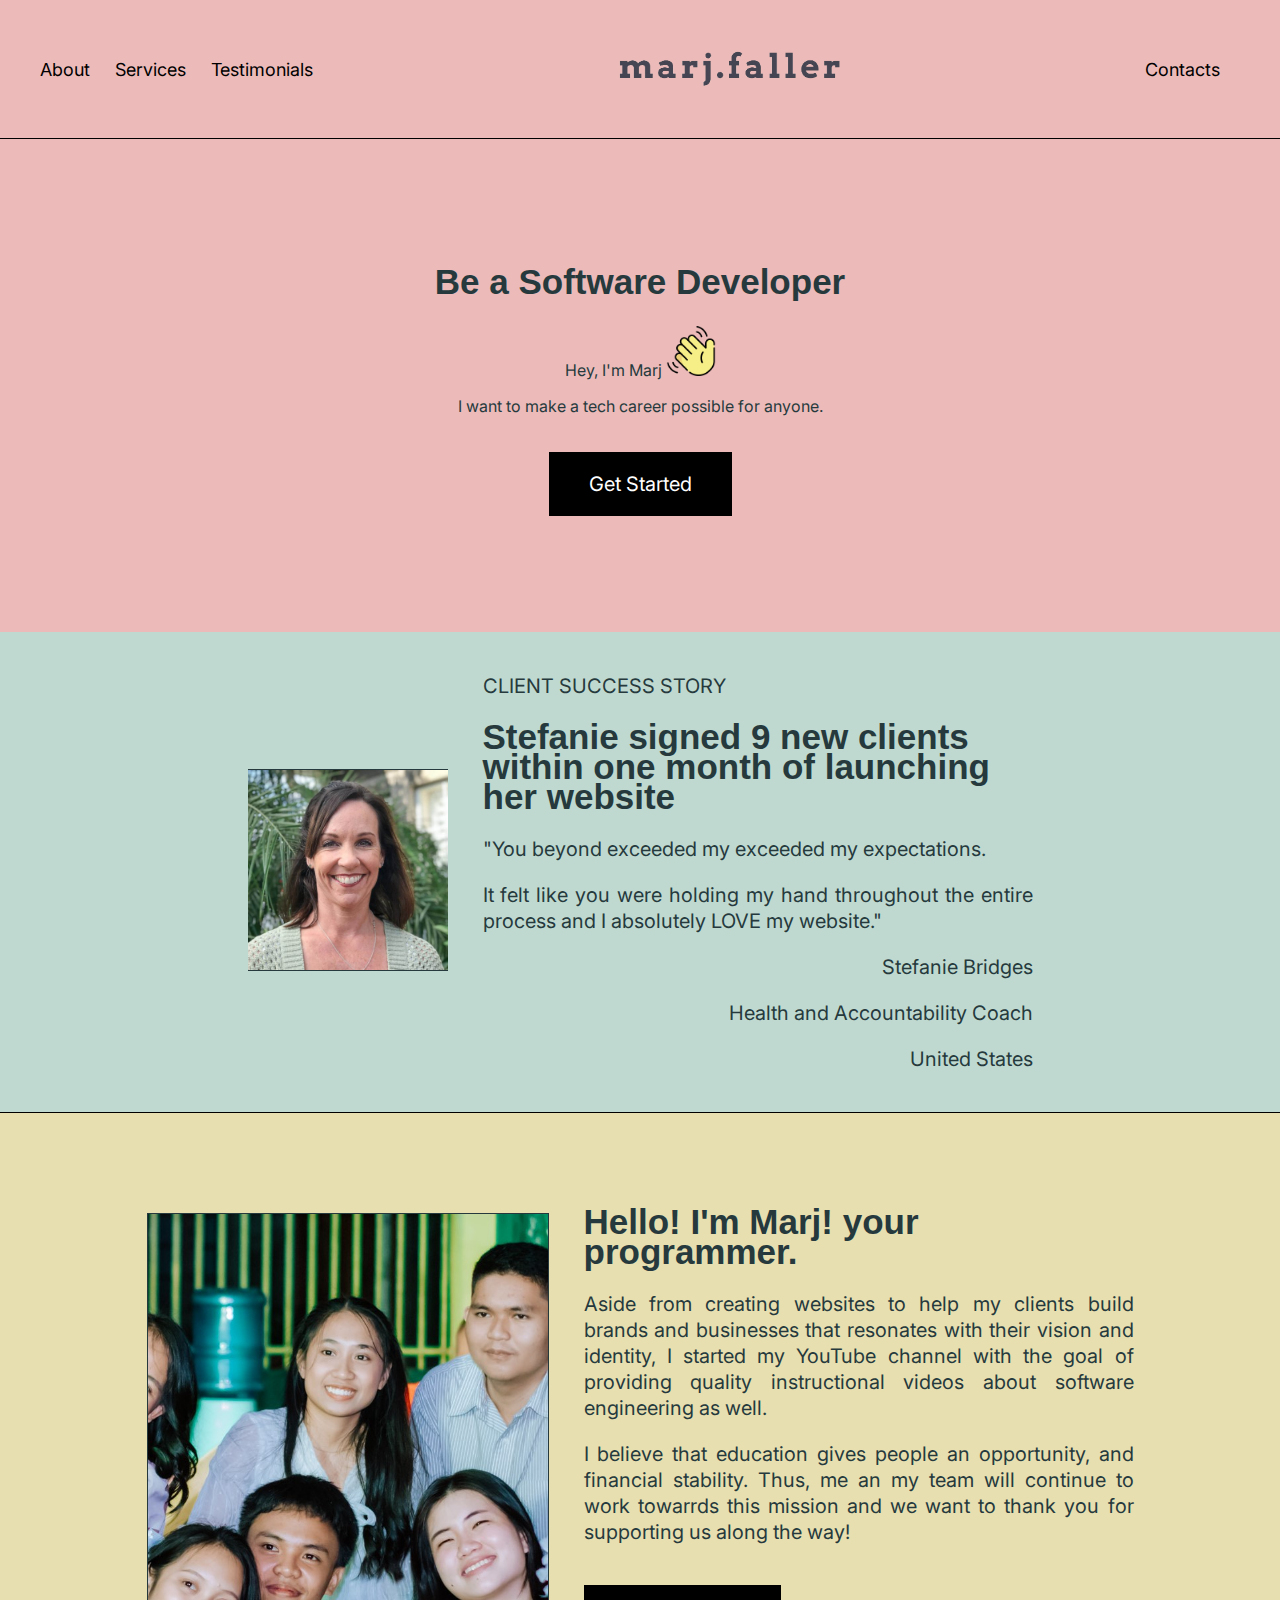
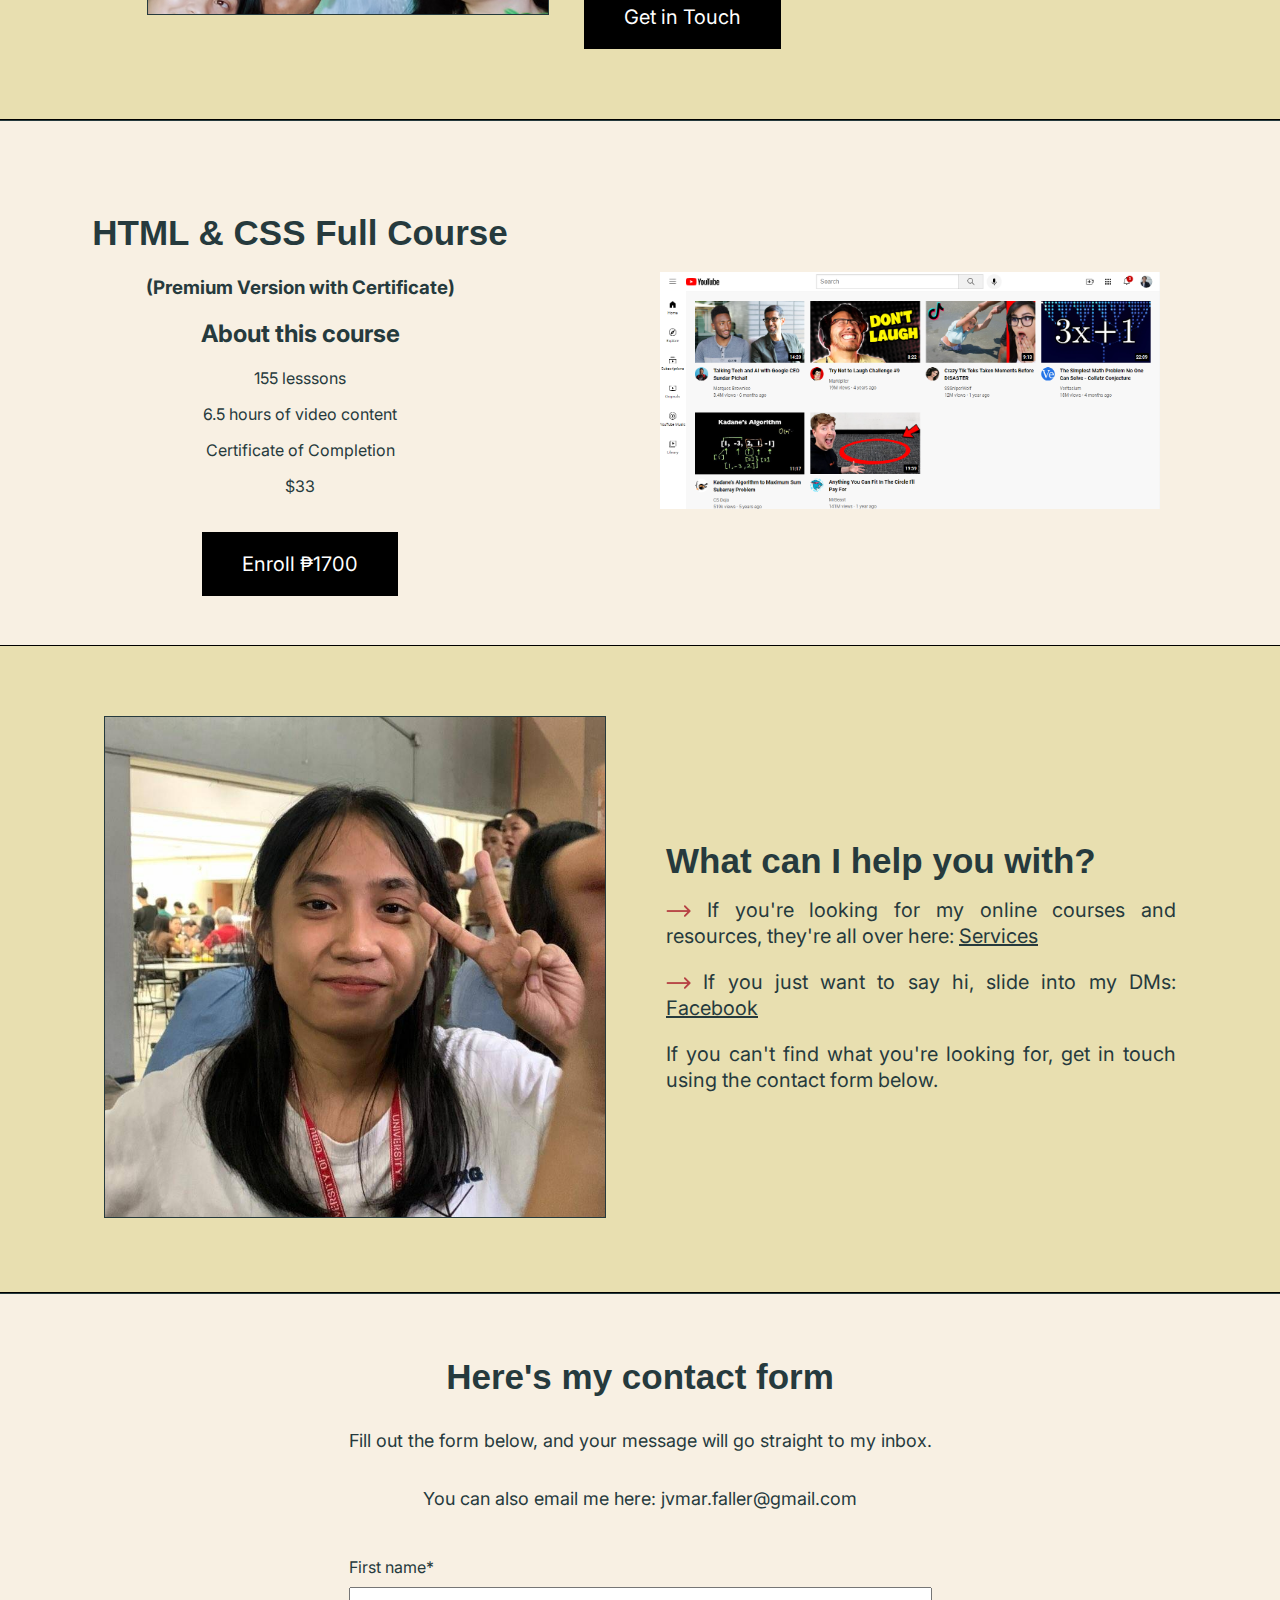
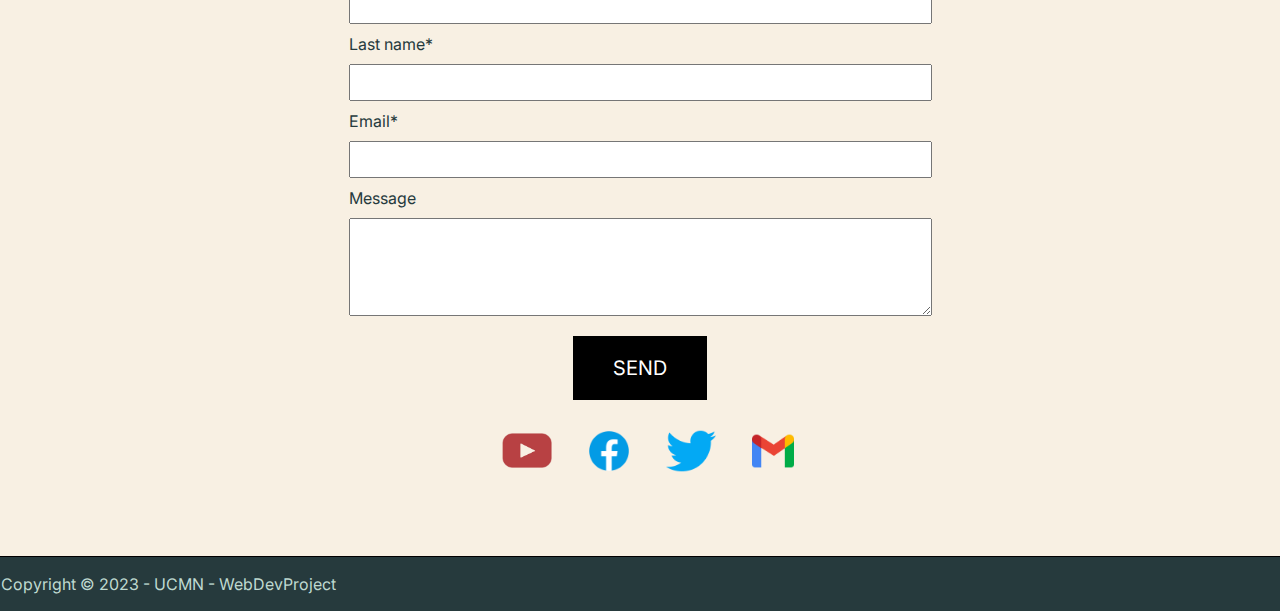
<file: index.html>
<!DOCTYPE html>
<html lang="en">
<head>
	<meta charset="UTF-8">
	<meta name="viewport" content="width=device-width, initial-scale=1.0">
	<title>Contact</title>
	<link rel="stylesheet" type="text/css" href="index.css">
	<link rel="icon" href="logo1.png">
</head>
<body>
	<div class="header">
		<div class="left-section">
			<a href="#about">About</a>
			<a href="#services">Services</a>
			<a href="#testimonials-container">Testimonials</a>
		</div>
		<div class="middle-section">
			<a href="#home"><img src="removebg-logo.png" class="slogan" width="250"></a>
		</div>
		<div class="right-section">
			<a href="#contact">Contacts</a>
		</div>
	</div>
	<section class="grid">
		<div id="home">
			<h1>Be a Software Developer</h1>
			<p>Hey, I'm Marj <img src="waving-hand.png" class="icons"></p>
			<p>I want to make a tech career possible for anyone.</p>
			<button class="send-button"><a href="#services">Get Started</a></button>
		</div>
		<div id="testimonials-container">
			<div class="contact-picture-container">
				<img src="client-1.jpg" class="client-picture">
			</div>
			<div class="greetings">
				<p>CLIENT SUCCESS STORY</p>
				<h1>Stefanie signed 9 new clients within one month of launching her website</h1>
				<p>"You beyond exceeded my exceeded my expectations.</p>
				<p>It felt like you were holding my hand throughout the entire process and I absolutely LOVE my website."</p>
				<p class="client-text-right"> Stefanie Bridges</p>
				<p class="client-text-right"> Health and Accountability Coach</p>
				<p class="client-text-right"> United States</p>
			</div>
		</div>
		<div id="about">
			<div class="contact-picture-container">
				<img src="copy-1.jpg" class="about-picture">
			</div>
			<div class="greetings">
				<h1>Hello! I'm Marj! your programmer.</h1>
				<p>Aside from creating websites to help my clients build brands and businesses that resonates with their vision and identity, I started my YouTube channel with the goal of providing quality instructional videos about software engineering as well.</p>
				<p>I believe that education gives people an opportunity, and financial stability. Thus, me an my team will continue to work towarrds this mission and we want to thank you for supporting us along the way!</p>
				<button class="send-button"><a href="#contact">Get in Touch</a></button>
			</div>
		</div>
		<div id="services">
			<div class="services-intro">
				<div class="services-left">
				<h1>HTML & CSS Full Course</h1>
				<h3>(Premium Version with Certificate)</h3>
				<h2>About this course</h2>
					<p>155 lesssons</p>
					<p>6.5 hours of video content</p>
					<p>Certificate of Completion</p>
					<p>$33</p>
				<button class="send-button">Enroll &#8369;1700</button>
				</div>
				<div class="services-right">
					<img src="courses.png" class="services-picture">
				</div>
			</div>
<!--
			<div class="list-row">
				<h1>Premium Highlights</h1>
				<div class="list-highlights">
					<div class="list-containers"><img src="laptop.png" class="icons">
						<h4>Enhanced Learning Experience</h4>
						<p>An ad-free learning experience with progress tracking, easy-to-navigate content.</p>
					</div>
					<div class="list-containers"><img src="mortarboard.png" class="icons">
						<h4>Certificate of Completion</h4>
						<p>Earn a Certificate of Completion from a course with 5 million+ views. Add a competitive edge to your resume.</p>
					</div>
					<div class="list-containers"><img src="video-content.png" class="icons">
						<h4>Detailed Course Breakdown</h4> 
						<p>Easily find and revisit specific skills with our detailed course breakdown and search feature.</p>
					</div>
					<div class="list-containers"><img src="speech-bubble.png" class="icons">
						<h4>Learning Community</h4>
						<p>Immerse yourself in an interactive learning community of premium students. Share insights, ask questions, and progress together.</p>
					</div>
					<div class="list-containers"><img src="heart.png" class="icons">
						<h4>Support MarjFaller</h4>
						<p>Your purchase supports MarjFaller, helping us to continue producing high-quality educational videos and content.</p>
					</div>
				</div>
			</div>
		-->
		</div>
		
		<div id="contact-first-container">
			<div class="contact-picture-container">
			<img src="picture-1.jpg"
			class="contact-picture">
		</div>
		<div class="contact-first-info">
			<ul class="list">
				<li><h1>What can I help you with?</h1></li>
			</ul>
			
			<ul class="list">
				<li><p><img src="right-arrow.png" class="right-arrow"> If you're looking for my online courses and resources, they're all over here:
					<a href="#service-container" class="links">Services</a></p></li>
				<li><p><img src="right-arrow.png" class="right-arrow"> If you just want to say hi, slide into my DMs: <a href="https://www.facebook.com/mj.faller.58" class="links">Facebook</a></p></li>
				<li><p>If you can't find what you're looking for, get in touch using the contact form below.</p></li>
			</ul>		
			</div>
		</div>
	<div class="contact-second-container">
		<div class="contact-top" id="contact">
			<div class="contact-bottom">
				<h1>Here's my contact form</h1>
				<p>Fill out the form below, and your message will go straight to my inbox.</p>
				<p>You can also email me here: jvmar.faller@gmail.com</p>
			</div>
			<div class="contact-grid">
				<div class="name-grid">
					<label class="label">First name&#42;<br></label>
					<input type="text" required class="name-input">
					<label class="label">Last name&#42;<br></label>
					<input type="text" required class="name-input">
					<label>Email&#42;</label>
					<input type="text" required class="name-input">
					<label class="label">Message</label>
					<textarea class="input-message"></textarea>
				</div>
				<div class="button-container">
					<button class="send-button">SEND</button>
				</div>
				
			</div>
		</div>
		<div class="contact-bottom">
			<div class="links-container">			<div class="link-button">
				<a href="https://www.youtube.com/channel/UCgve8bJnZV-lmyiZbd775fg" class="icon-text-style">
					<img src="youtube-icon.png" 
					class="icons"></a>
			</div>
			<div class="link-button">
				<a href="https://www.facebook.com/mj.faller.58" class="icon-text-style">
					<img src="facebook-icon.png" class="icons"></a>
			</div>
			<div class="link-button">
				<a href="https://twitter.com/FallerMarj50372" class="icon-text-style">
					<img src="twitter.png"
					class="icons"></a>
			</div>
			<div class="link-button">
				<a href="#email-link" class="icon-text-style"><img src="gmail-icon.png" class="icons"></a>
			</div>
			</div>
		</div>
	</div>
	</section>
	<footer>
		<p class="footer-text">Copyright © 2023  - UCMN - WebDevProject </p>
	</footer>
</body>
</html>
</file>
<file: index.css>
@import url('https://fonts.googleapis.com/css2?family=Inter&family=Poppins:wght@300;400;500;600&display=swap');
/*general*/	
  	body, button {
      font-family: Inter, sans-serif;
			 margin:0;
			 color: rgb(38,58,61);
			 /*padding-top: 80px;
			 padding-left: 96px;
			 padding-right: 24px;*/
		}

		h1 {
			font-family: Georgia, sans-serif;
			font-size: 35px;
		}
/*header*/

.header {
  background-color: rgb(236, 187, 185);
  border-bottom: 1px solid rgb(0,0,0);
  display: flex;
  flex-direction: row;
  justify-content: space-between;
  padding-left: 40px;
  padding-top: 30px;
  padding-bottom: 30px;
  padding-right: 40px;
  align-items: center;
}

.left-section, .right-section {
  font-size: 18px;
}

.header a {
  text-decoration: none;
  color: black;
  padding-right: 20px;
}
.slogan {

}
/*home*/

#home {
  background-color: rgb(236, 187, 185);
  border-bottom: 1px solid rgba(0,0,0,0);
  text-align: center;
  padding-top: 100px;
  padding-bottom: 115px;
}

.send-button a {
  text-decoration: none;
  color: white;
}
/*about*/

#about {
  background-color: rgb(232, 223, 176);
  border-top: 1px solid rgba(0,0,0,0);
  padding-top: 70px;
  padding-bottom: 70px;
  padding-left: 27px;
  padding-right: 27px;
  display: flex;
  flex:1;
  justify-content: center;
  align-items: center;
  border-bottom: 1px solid rgba(0,0,0);
}
.about-picture {
        width: 400px;
        height: 400px;
        object-fit: cover;
        object-position: right;
      }

.about-picture {
        border: 1px solid rgb(38,58,61);
      }

.greetings h1 {
  text-align: left;
  line-height: 30px;
}
.greetings {
  width: 550px;
  padding-left: 35px;
  line-height: 26px;
  font-size: 20px;
  text-align: justify;
}

#testimonials-container {
  background-color: rgb(191, 217, 208);
  border-top: 1px solid rgba(0,0,0,0);
  padding-top: 20px;
  padding-bottom: 20px;
  padding-left: 10px;
  padding-right: 10px;
  display: flex;
  flex:1;
  justify-content: center;
  align-items: center;
  border-bottom: 1px solid rgba(0,0,0);
}

.client-picture {
        width: 200px;
        height: 200px;
        object-fit: cover;
        object-position: right;
      }

.client-picture {
        border-top: 1px solid rgb(38,58,61);
        border-bottom: 1px solid rgb(38,58,61);
      }

.client-text-right {
  text-align: right;
}

/*services*/

#services {
  background-color: rgb(248, 240, 227);
  border-top: 1px solid;
}

.services-intro{
  text-align: center;
  align-items: center;
}

.services-intro {
  display: grid;
  grid-template-columns: 600px 600px;
  grid-column-gap: 10px;
  padding-top: 20px;
}

.list-containers {
  display: flex;
  flex-direction: column;
  align-items: center;
  text-align: center;
  width: 300px;
}

.services-picture {
        width: 500px;
        height: 500px;
        object-fit: contain;
      }
.about-this-course {
  padding: 0;
}
/*contact*/
#contact-first-container {
			padding-top: 70px;
			padding-bottom: 70px;
			padding-left: 27px;
			padding-right: 27px;
			display: flex;
			flex:1;
			justify-content: center;
			align-items: center;
			background-color: rgb(232, 223, 176);
			border-top: 1px solid rgba(0,0,0);
			border-bottom: 1px solid rgba(0,0,0);
  		}

  		.contact-picture {
  			width: 500px;
  			height: 500px;
  			object-fit: cover;
  		}

  		.contact-first-info {
  			width: 550px;
  			padding-left: 20px;
  			line-height: 26px;
  			font-size: 20px;
  			text-align: justify;
  		}

  		.contact-picture {
  			border: 1px solid rgb(38,58,61);
  		}

  		.list {
  			list-style-type: none;
  		}

      .list-row {
        display: flex;
      }
  		.right-arrow {
  			width: 25px;
  		}

  		.links {
  			color: rgb(38,58,61);
  		}

  		.links:hover {
  			text-decoration: none;
  			color: rgb(184, 65, 68);
  		}

  		.contact-second-container {
  			background-color: rgb(248, 240, 227);
  			border-top: 1px solid rgba(38,58,61);
        border-bottom: 1px solid rgba(0,0,0);
        padding-top: 40px;
        display: flex;
        flex-direction: column;
        align-items: center;
        padding-bottom: 30px;
  		}

      .icons {
        width: 50px;
        height: 50px;
        object-fit: contain;
      }

      .contact-bottom {
        font-size: 18px;
        text-align: center;
        line-height: 40px;
        padding-bottom: 20px;
      }

      .links-container {
        padding: 10px;
        display: flex;
        justify-content: space-between;
      }

      .icon-text-style {
        text-decoration: none;
        color: rgb(38,58,61);
      }

      .icon-text-style:hover{
        text-decoration: none;
        color: rgb(184, 65, 68);
      }

      .link-button {
        margin-top: 10px;
        margin-left: 20px;
        padding: 6px;
      }

      .link-button:hover {
        background-color: white;
        border-radius: 50px;
      }
      .name-grid{
        display: grid;
        grid-template-rows: : 200px 200px 200px 200px; 
        grid-column-gap: 10px;
        grid-row-gap: 10px;
        align-items: center;
      }

      .name-input {
        font-size: 18px;
        padding: 6px;
      }

      .input-message{
        font-size: 18px;
        padding: 6px;
        padding-bottom: 50px;
      }

      .send-button {
        background-color: black;
        color: white;
        border: none;
        font-size: 20px;
        cursor: pointer;
        padding: 20px 40px;
        margin-top: 20px;
      }

      .send-button:hover {
         background-color: rgb(184, 65, 68);
      }

      .button-container {
        display: flex;
        justify-content: center;
      }

/*footer*/
footer {
  background-color: rgb(38, 58, 61);
  border: 1px solid rgb(38, 58, 61);
}

.footer-text {
  color: rgb(191, 217, 208);
}
</file>
